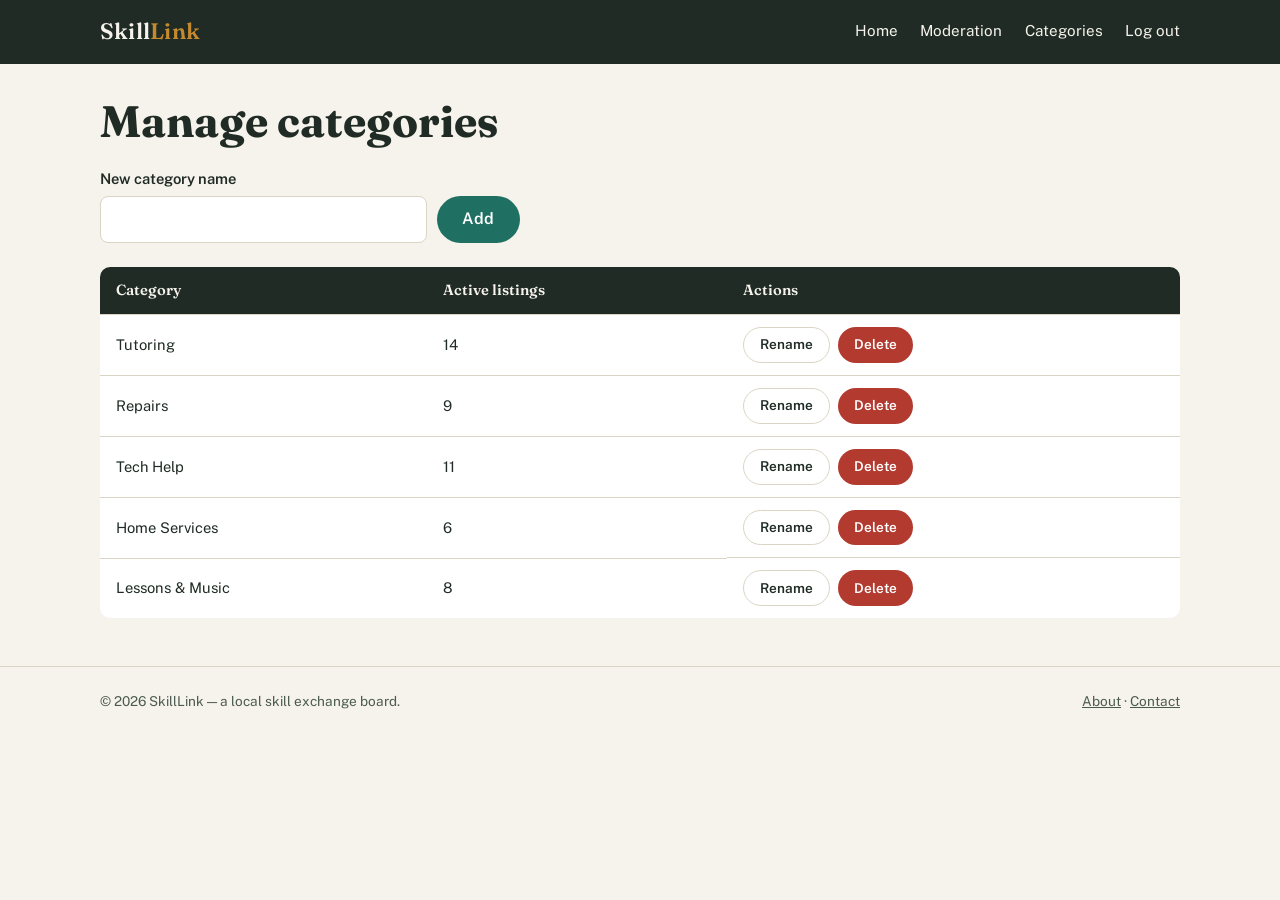
<file: admin-categories.html>
<!DOCTYPE html>
<html lang="en">
<head>
<meta charset="UTF-8">
<meta name="viewport" content="width=device-width, initial-scale=1.0">
<title>Admin — Categories — SkillLink</title>
<link rel="preconnect" href="https://fonts.googleapis.com">
<link href="https://fonts.googleapis.com/css2?family=Fraunces:wght@500;600;700&family=Public+Sans:wght@400;500;600;700&family=JetBrains+Mono:wght@500&display=swap" rel="stylesheet">
<link rel="stylesheet" href="css/style.css">
</head>
<body>
<a class="skip-link" href="#main">Skip to content</a>

<header class="site-header">
  <nav class="navbar container" aria-label="Primary">
    <a class="brand" href="index.html">Skill<span>Link</span></a>
    <button class="nav-toggle" aria-expanded="false" aria-controls="nav-links" id="navToggle">☰ Menu</button>
    <ul class="nav-links" id="nav-links">
      <li><a href="index.html">Home</a></li>
      <li><a href="admin-dashboard.html">Moderation</a></li>
      <li><a href="admin-categories.html" aria-current="page">Categories</a></li>
      <li><a href="login.html">Log out</a></li>
    </ul>
  </nav>
</header>

<main id="main" class="container">
  <h1 style="margin-top:2rem;">Manage categories</h1>

  <form class="field" style="max-width:420px; display:flex; gap:.6rem; align-items:flex-end;">
    <div style="flex:1;">
      <label for="newCat">New category name</label>
      <input type="text" id="newCat" name="newCat" required>
    </div>
    <button class="btn btn-primary" type="submit">Add</button>
  </form>

  <div class="table-wrap" style="margin-top:1.5rem;">
    <table>
      <thead><tr><th>Category</th><th>Active listings</th><th>Actions</th></tr></thead>
      <tbody>
        <tr><td data-label="Category">Tutoring</td><td data-label="Active listings">14</td>
          <td data-label="Actions" class="actions-cell"><button class="btn btn-secondary btn-sm" type="button">Rename</button><button class="btn btn-danger btn-sm" type="button">Delete</button></td></tr>
        <tr><td data-label="Category">Repairs</td><td data-label="Active listings">9</td>
          <td data-label="Actions" class="actions-cell"><button class="btn btn-secondary btn-sm" type="button">Rename</button><button class="btn btn-danger btn-sm" type="button">Delete</button></td></tr>
        <tr><td data-label="Category">Tech Help</td><td data-label="Active listings">11</td>
          <td data-label="Actions" class="actions-cell"><button class="btn btn-secondary btn-sm" type="button">Rename</button><button class="btn btn-danger btn-sm" type="button">Delete</button></td></tr>
        <tr><td data-label="Category">Home Services</td><td data-label="Active listings">6</td>
          <td data-label="Actions" class="actions-cell"><button class="btn btn-secondary btn-sm" type="button">Rename</button><button class="btn btn-danger btn-sm" type="button">Delete</button></td></tr>
        <tr><td data-label="Category">Lessons & Music</td><td data-label="Active listings">8</td>
          <td data-label="Actions" class="actions-cell"><button class="btn btn-secondary btn-sm" type="button">Rename</button><button class="btn btn-danger btn-sm" type="button">Delete</button></td></tr>
      </tbody>
    </table>
  </div>
</main>

<footer class="site-footer">
  <div class="container footer-row">
    <p>© 2026 SkillLink — a local skill exchange board.</p>
    <nav aria-label="Footer"><a href="index.html">About</a> · <a href="index.html">Contact</a></nav>
  </div>
</footer>

<script>
  document.getElementById('navToggle').addEventListener('click', function () {
    var links = document.getElementById('nav-links');
    var expanded = this.getAttribute('aria-expanded') === 'true';
    this.setAttribute('aria-expanded', String(!expanded));
    links.classList.toggle('open');
  });
</script>
</body>
</html>
</file>
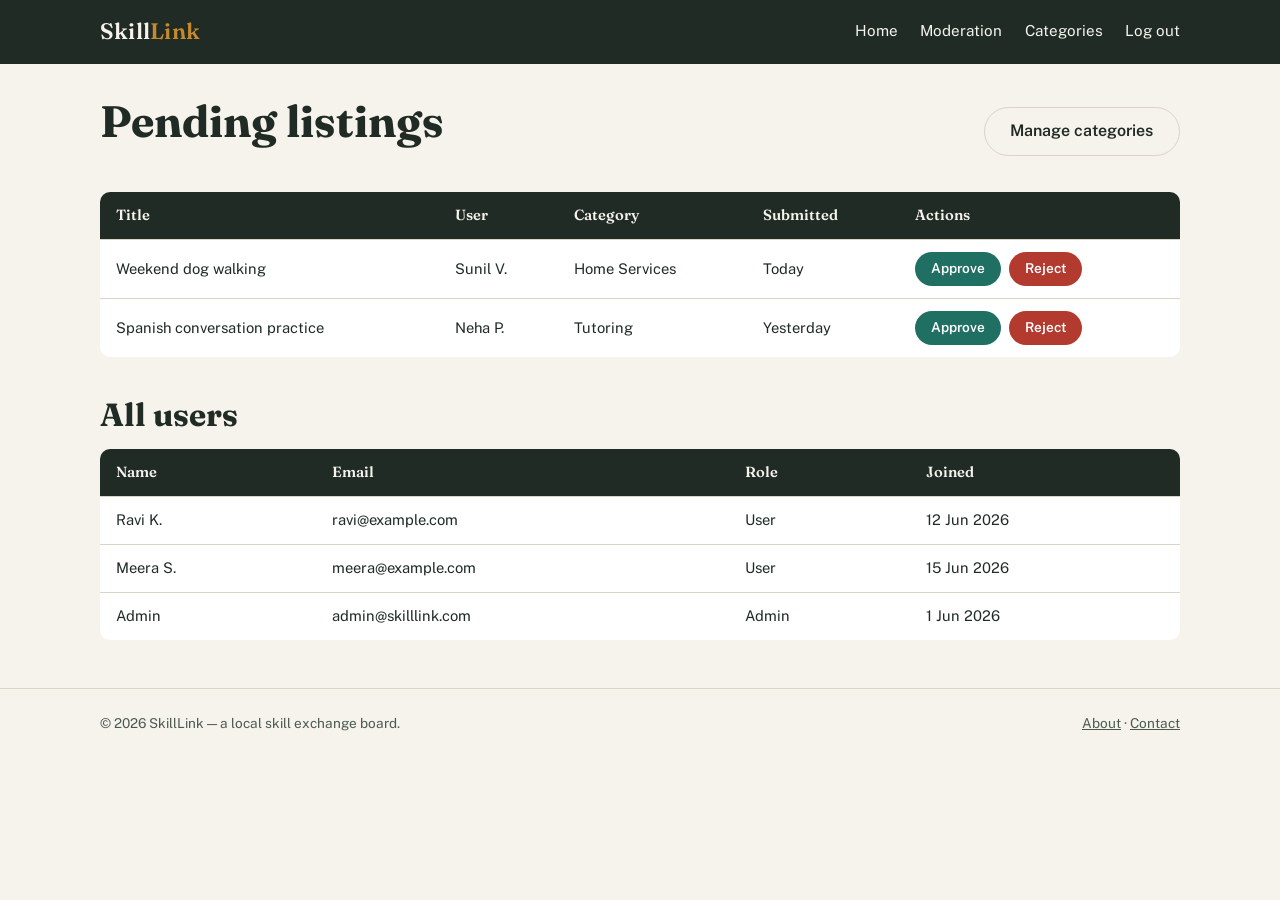
<file: admin-dashboard.html>
<!DOCTYPE html>
<html lang="en">
<head>
<meta charset="UTF-8">
<meta name="viewport" content="width=device-width, initial-scale=1.0">
<title>Admin — Moderation queue — SkillLink</title>
<link rel="preconnect" href="https://fonts.googleapis.com">
<link href="https://fonts.googleapis.com/css2?family=Fraunces:wght@500;600;700&family=Public+Sans:wght@400;500;600;700&family=JetBrains+Mono:wght@500&display=swap" rel="stylesheet">
<link rel="stylesheet" href="css/style.css">
</head>
<body>
<a class="skip-link" href="#main">Skip to content</a>

<header class="site-header">
  <nav class="navbar container" aria-label="Primary">
    <a class="brand" href="index.html">Skill<span>Link</span></a>
    <button class="nav-toggle" aria-expanded="false" aria-controls="nav-links" id="navToggle">☰ Menu</button>
    <ul class="nav-links" id="nav-links">
      <li><a href="index.html">Home</a></li>
      <li><a href="admin-dashboard.html" aria-current="page">Moderation</a></li>
      <li><a href="admin-categories.html">Categories</a></li>
      <li><a href="login.html">Log out</a></li>
    </ul>
  </nav>
</header>

<main id="main" class="container">
  <div class="dash-header">
    <h1>Pending listings</h1>
    <a class="btn btn-secondary" href="admin-categories.html">Manage categories</a>
  </div>

  <div class="table-wrap" style="margin-top:1.5rem;">
    <table>
      <thead>
        <tr><th>Title</th><th>User</th><th>Category</th><th>Submitted</th><th>Actions</th></tr>
      </thead>
      <tbody>
        <tr>
          <td data-label="Title">Weekend dog walking</td>
          <td data-label="User">Sunil V.</td>
          <td data-label="Category">Home Services</td>
          <td data-label="Submitted">Today</td>
          <td data-label="Actions" class="actions-cell">
            <button class="btn btn-primary btn-sm" type="button">Approve</button>
            <button class="btn btn-danger btn-sm" type="button">Reject</button>
          </td>
        </tr>
        <tr>
          <td data-label="Title">Spanish conversation practice</td>
          <td data-label="User">Neha P.</td>
          <td data-label="Category">Tutoring</td>
          <td data-label="Submitted">Yesterday</td>
          <td data-label="Actions" class="actions-cell">
            <button class="btn btn-primary btn-sm" type="button">Approve</button>
            <button class="btn btn-danger btn-sm" type="button">Reject</button>
          </td>
        </tr>
      </tbody>
    </table>
  </div>

  <h2 style="margin-top:2.5rem;">All users</h2>
  <div class="table-wrap">
    <table>
      <thead><tr><th>Name</th><th>Email</th><th>Role</th><th>Joined</th></tr></thead>
      <tbody>
        <tr><td data-label="Name">Ravi K.</td><td data-label="Email">ravi@example.com</td><td data-label="Role">User</td><td data-label="Joined">12 Jun 2026</td></tr>
        <tr><td data-label="Name">Meera S.</td><td data-label="Email">meera@example.com</td><td data-label="Role">User</td><td data-label="Joined">15 Jun 2026</td></tr>
        <tr><td data-label="Name">Admin</td><td data-label="Email">admin@skilllink.com</td><td data-label="Role">Admin</td><td data-label="Joined">1 Jun 2026</td></tr>
      </tbody>
    </table>
  </div>
</main>

<footer class="site-footer">
  <div class="container footer-row">
    <p>© 2026 SkillLink — a local skill exchange board.</p>
    <nav aria-label="Footer"><a href="index.html">About</a> · <a href="index.html">Contact</a></nav>
  </div>
</footer>

<script>
  document.getElementById('navToggle').addEventListener('click', function () {
    var links = document.getElementById('nav-links');
    var expanded = this.getAttribute('aria-expanded') === 'true';
    this.setAttribute('aria-expanded', String(!expanded));
    links.classList.toggle('open');
  });
</script>
</body>
</html>
</file>
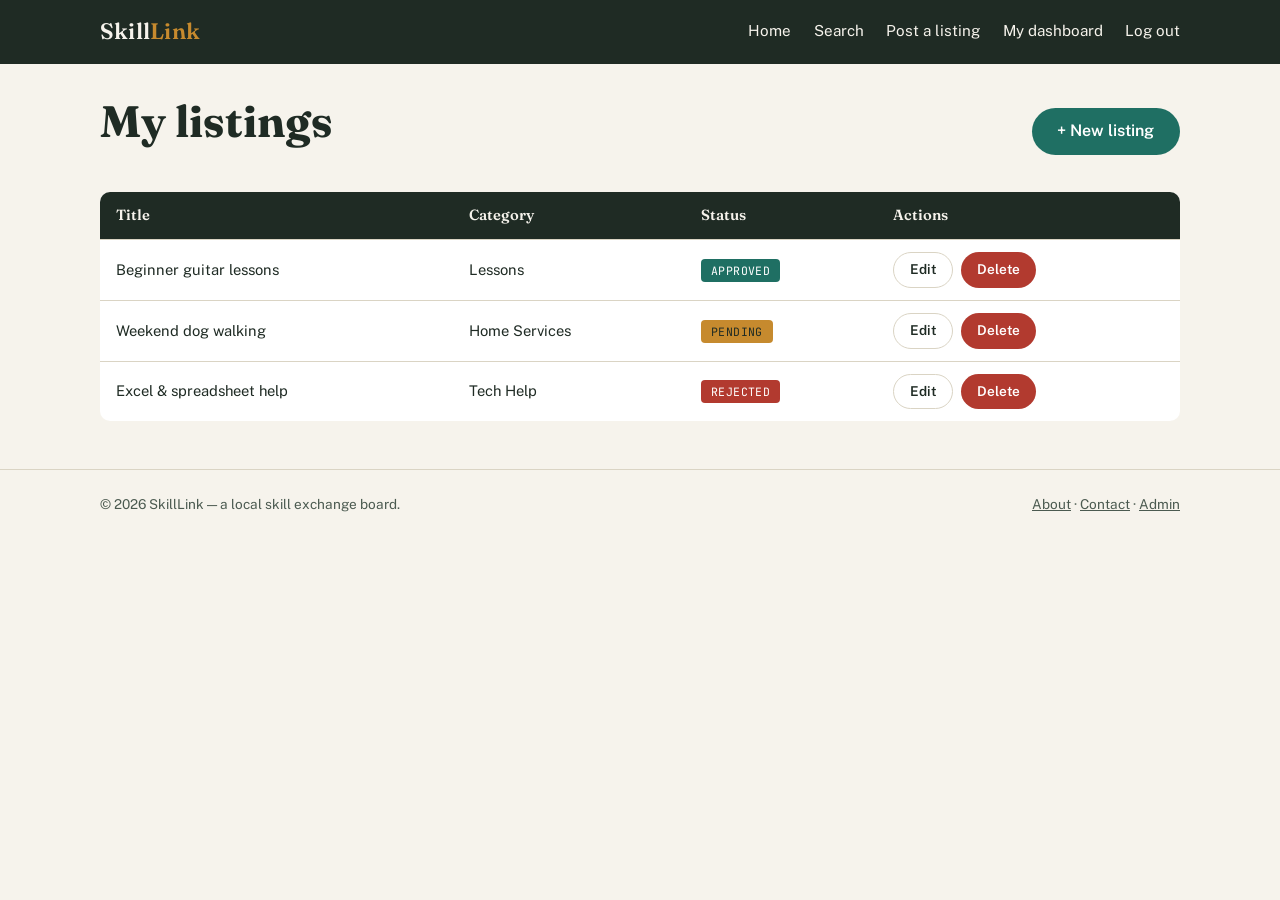
<file: dashboard.html>
<!DOCTYPE html>
<html lang="en">
<head>
<meta charset="UTF-8">
<meta name="viewport" content="width=device-width, initial-scale=1.0">
<title>My listings — SkillLink</title>
<link rel="preconnect" href="https://fonts.googleapis.com">
<link href="https://fonts.googleapis.com/css2?family=Fraunces:wght@500;600;700&family=Public+Sans:wght@400;500;600;700&family=JetBrains+Mono:wght@500&display=swap" rel="stylesheet">
<link rel="stylesheet" href="css/style.css">
</head>
<body>
<a class="skip-link" href="#main">Skip to content</a>

<header class="site-header">
  <nav class="navbar container" aria-label="Primary">
    <a class="brand" href="index.html">Skill<span>Link</span></a>
    <button class="nav-toggle" aria-expanded="false" aria-controls="nav-links" id="navToggle">☰ Menu</button>
    <ul class="nav-links" id="nav-links">
      <li><a href="index.html">Home</a></li>
      <li><a href="search-results.html">Search</a></li>
      <li><a href="post-listing.html">Post a listing</a></li>
      <li><a href="dashboard.html" aria-current="page">My dashboard</a></li>
      <li><a href="login.html">Log out</a></li>
    </ul>
  </nav>
</header>

<main id="main" class="container">
  <div class="dash-header">
    <h1>My listings</h1>
    <a class="btn btn-primary" href="post-listing.html">+ New listing</a>
  </div>

  <div class="table-wrap" style="margin-top:1.5rem;">
    <table>
      <thead>
        <tr><th>Title</th><th>Category</th><th>Status</th><th>Actions</th></tr>
      </thead>
      <tbody>
        <tr>
          <td data-label="Title">Beginner guitar lessons</td>
          <td data-label="Category">Lessons</td>
          <td data-label="Status"><span class="badge">Approved</span></td>
          <td data-label="Actions" class="actions-cell">
            <a class="btn btn-secondary btn-sm" href="post-listing.html">Edit</a>
            <button class="btn btn-danger btn-sm" type="button">Delete</button>
          </td>
        </tr>
        <tr>
          <td data-label="Title">Weekend dog walking</td>
          <td data-label="Category">Home Services</td>
          <td data-label="Status"><span class="badge pending">Pending</span></td>
          <td data-label="Actions" class="actions-cell">
            <a class="btn btn-secondary btn-sm" href="post-listing.html">Edit</a>
            <button class="btn btn-danger btn-sm" type="button">Delete</button>
          </td>
        </tr>
        <tr>
          <td data-label="Title">Excel & spreadsheet help</td>
          <td data-label="Category">Tech Help</td>
          <td data-label="Status"><span class="badge rejected">Rejected</span></td>
          <td data-label="Actions" class="actions-cell">
            <a class="btn btn-secondary btn-sm" href="post-listing.html">Edit</a>
            <button class="btn btn-danger btn-sm" type="button">Delete</button>
          </td>
        </tr>
      </tbody>
    </table>
  </div>
</main>

<footer class="site-footer">
  <div class="container footer-row">
    <p>© 2026 SkillLink — a local skill exchange board.</p>
    <nav aria-label="Footer"><a href="index.html">About</a> · <a href="index.html">Contact</a> · <a href="login.html">Admin</a></nav>
  </div>
</footer>

<script>
  document.getElementById('navToggle').addEventListener('click', function () {
    var links = document.getElementById('nav-links');
    var expanded = this.getAttribute('aria-expanded') === 'true';
    this.setAttribute('aria-expanded', String(!expanded));
    links.classList.toggle('open');
  });
</script>
</body>
</html>
</file>
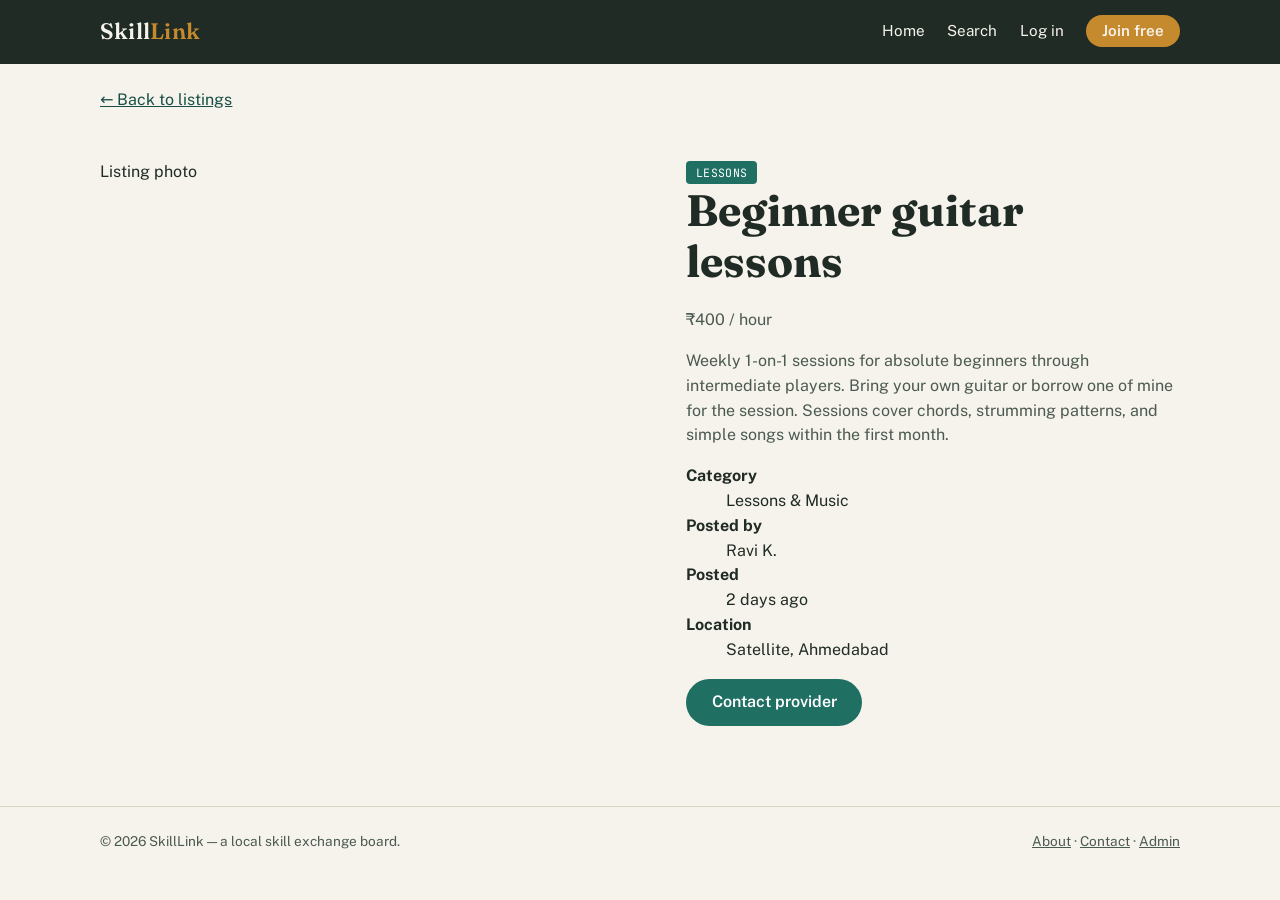
<file: listing-detail.html>
<!DOCTYPE html>
<html lang="en">
<head>
<meta charset="UTF-8">
<meta name="viewport" content="width=device-width, initial-scale=1.0">
<title>Beginner guitar lessons — SkillLink</title>
<link rel="preconnect" href="https://fonts.googleapis.com">
<link href="https://fonts.googleapis.com/css2?family=Fraunces:wght@500;600;700&family=Public+Sans:wght@400;500;600;700&family=JetBrains+Mono:wght@500&display=swap" rel="stylesheet">
<link rel="stylesheet" href="css/style.css">
</head>
<body>
<a class="skip-link" href="#main">Skip to content</a>

<header class="site-header">
  <nav class="navbar container" aria-label="Primary">
    <a class="brand" href="index.html">Skill<span>Link</span></a>
    <button class="nav-toggle" aria-expanded="false" aria-controls="nav-links" id="navToggle">☰ Menu</button>
    <ul class="nav-links" id="nav-links">
      <li><a href="index.html">Home</a></li>
      <li><a href="search-results.html">Search</a></li>
      <li><a href="login.html">Log in</a></li>
      <li><a class="btn-post" href="register.html">Join free</a></li>
    </ul>
  </nav>
</header>

<main id="main" class="container">
  <p style="margin-top:1.5rem;"><a href="index.html">&larr; Back to listings</a></p>

  <article class="detail-layout">
    <div class="media">
      <div class="thumb" role="img" aria-label="Photo of a guitar lesson in progress">Listing photo</div>
    </div>

    <div class="info">
      <span class="badge">Lessons</span>
      <h1>Beginner guitar lessons</h1>
      <p class="price">₹400 / hour</p>
      <p>Weekly 1-on-1 sessions for absolute beginners through intermediate players.
         Bring your own guitar or borrow one of mine for the session. Sessions cover
         chords, strumming patterns, and simple songs within the first month.</p>

      <dl>
        <dt><strong>Category</strong></dt><dd>Lessons &amp; Music</dd>
        <dt><strong>Posted by</strong></dt><dd>Ravi K.</dd>
        <dt><strong>Posted</strong></dt><dd>2 days ago</dd>
        <dt><strong>Location</strong></dt><dd>Satellite, Ahmedabad</dd>
      </dl>

      <a class="btn btn-primary" href="login.html">Contact provider</a>
    </div>
  </article>
</main>

<footer class="site-footer">
  <div class="container footer-row">
    <p>© 2026 SkillLink — a local skill exchange board.</p>
    <nav aria-label="Footer"><a href="index.html">About</a> · <a href="index.html">Contact</a> · <a href="login.html">Admin</a></nav>
  </div>
</footer>

<script>
  document.getElementById('navToggle').addEventListener('click', function () {
    var links = document.getElementById('nav-links');
    var expanded = this.getAttribute('aria-expanded') === 'true';
    this.setAttribute('aria-expanded', String(!expanded));
    links.classList.toggle('open');
  });
</script>
</body>
</html>
</file>
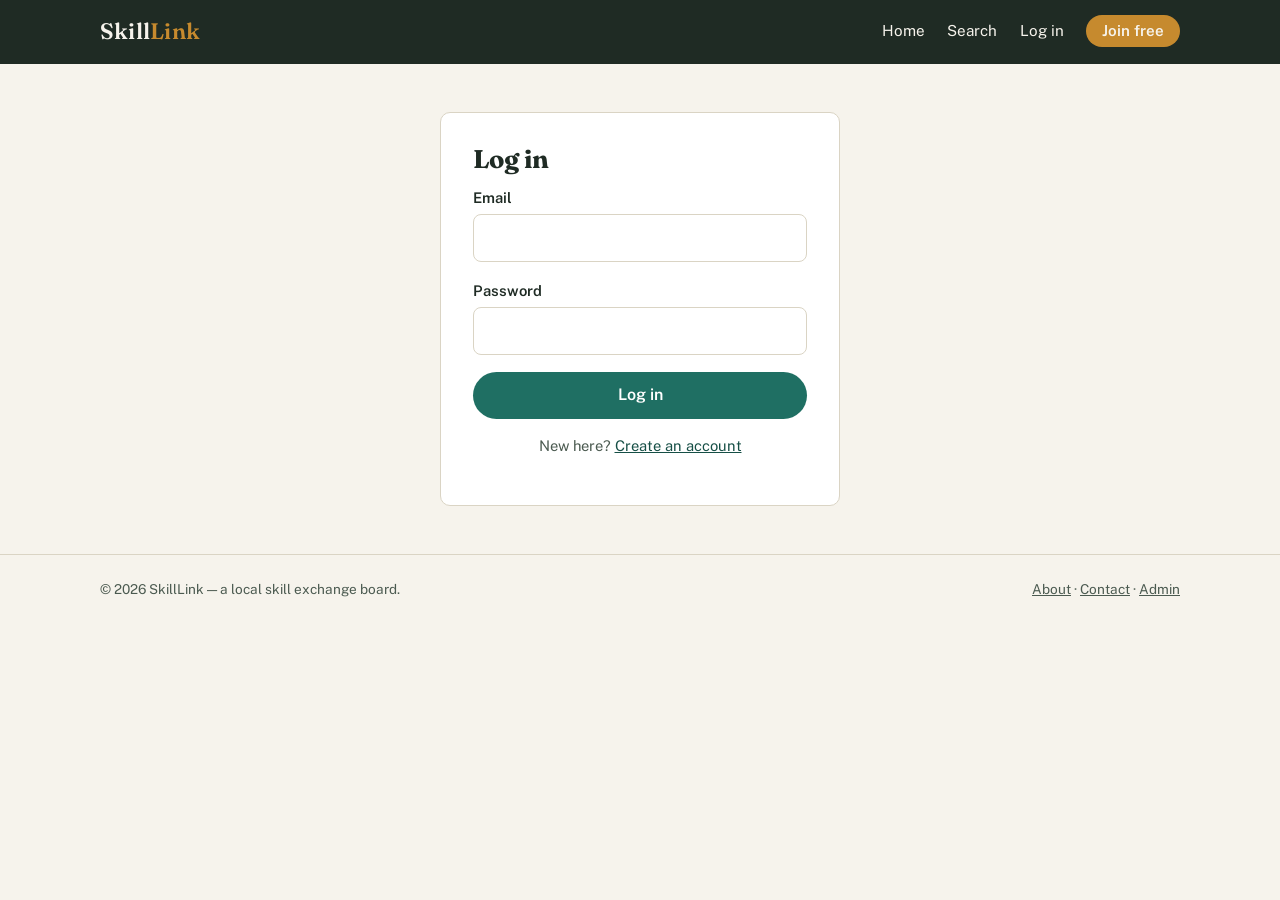
<file: login.html>
<!DOCTYPE html>
<html lang="en">
<head>
<meta charset="UTF-8">
<meta name="viewport" content="width=device-width, initial-scale=1.0">
<title>Log in — SkillLink</title>
<link rel="preconnect" href="https://fonts.googleapis.com">
<link href="https://fonts.googleapis.com/css2?family=Fraunces:wght@500;600;700&family=Public+Sans:wght@400;500;600;700&family=JetBrains+Mono:wght@500&display=swap" rel="stylesheet">
<link rel="stylesheet" href="css/style.css">
</head>
<body>
<a class="skip-link" href="#main">Skip to content</a>

<header class="site-header">
  <nav class="navbar container" aria-label="Primary">
    <a class="brand" href="index.html">Skill<span>Link</span></a>
    <button class="nav-toggle" aria-expanded="false" aria-controls="nav-links" id="navToggle">☰ Menu</button>
    <ul class="nav-links" id="nav-links">
      <li><a href="index.html">Home</a></li>
      <li><a href="search-results.html">Search</a></li>
      <li><a href="login.html" aria-current="page">Log in</a></li>
      <li><a class="btn-post" href="register.html">Join free</a></li>
    </ul>
  </nav>
</header>

<main id="main" class="container">
  <section class="auth-shell">
    <h1>Log in</h1>
    <form novalidate>
      <div class="field">
        <label for="email">Email</label>
        <input type="email" id="email" name="email" required>
        <p class="error">Enter a valid email address.</p>
      </div>
      <div class="field">
        <label for="password">Password</label>
        <input type="password" id="password" name="password" required minlength="8">
        <p class="error">Password must be at least 8 characters.</p>
      </div>
      <button class="btn btn-primary" type="submit" style="width:100%;">Log in</button>
    </form>
    <p class="auth-switch">New here? <a href="register.html">Create an account</a></p>
  </section>
</main>

<footer class="site-footer">
  <div class="container footer-row">
    <p>© 2026 SkillLink — a local skill exchange board.</p>
    <nav aria-label="Footer"><a href="index.html">About</a> · <a href="index.html">Contact</a> · <a href="login.html">Admin</a></nav>
  </div>
</footer>

<script>
  document.getElementById('navToggle').addEventListener('click', function () {
    var links = document.getElementById('nav-links');
    var expanded = this.getAttribute('aria-expanded') === 'true';
    this.setAttribute('aria-expanded', String(!expanded));
    links.classList.toggle('open');
  });
</script>
</body>
</html>
</file>
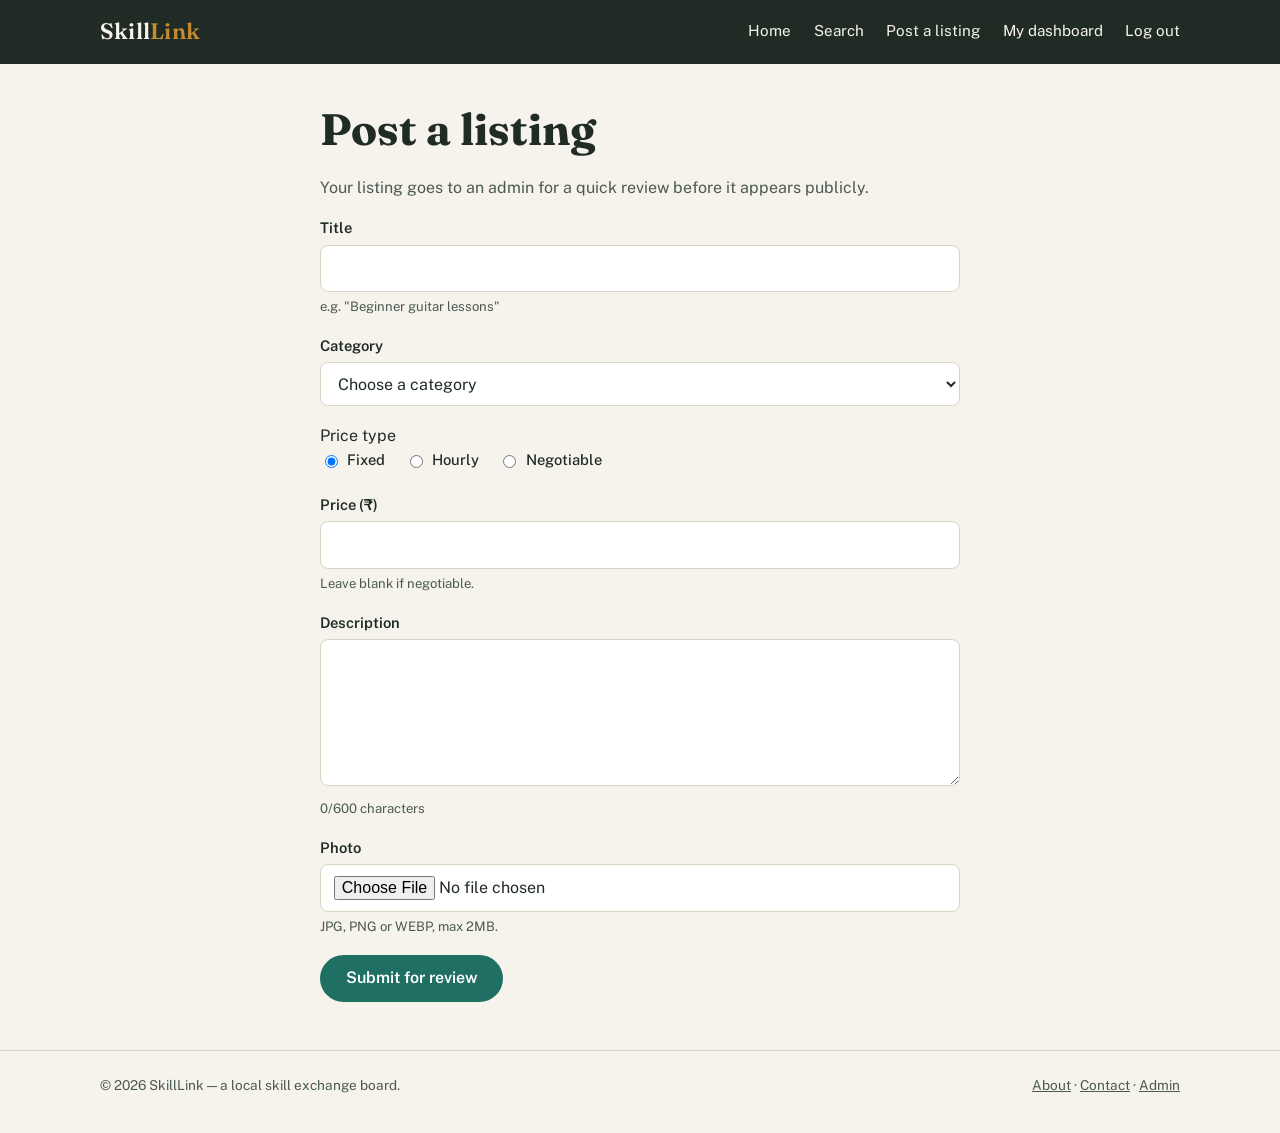
<file: post-listing.html>
<!DOCTYPE html>
<html lang="en">
<head>
<meta charset="UTF-8">
<meta name="viewport" content="width=device-width, initial-scale=1.0">
<title>Post a listing — SkillLink</title>
<link rel="preconnect" href="https://fonts.googleapis.com">
<link href="https://fonts.googleapis.com/css2?family=Fraunces:wght@500;600;700&family=Public+Sans:wght@400;500;600;700&family=JetBrains+Mono:wght@500&display=swap" rel="stylesheet">
<link rel="stylesheet" href="css/style.css">
</head>
<body>
<a class="skip-link" href="#main">Skip to content</a>

<header class="site-header">
  <nav class="navbar container" aria-label="Primary">
    <a class="brand" href="index.html">Skill<span>Link</span></a>
    <button class="nav-toggle" aria-expanded="false" aria-controls="nav-links" id="navToggle">☰ Menu</button>
    <ul class="nav-links" id="nav-links">
      <li><a href="index.html">Home</a></li>
      <li><a href="search-results.html">Search</a></li>
      <li><a href="post-listing.html" aria-current="page">Post a listing</a></li>
      <li><a href="dashboard.html">My dashboard</a></li>
      <li><a href="login.html">Log out</a></li>
    </ul>
  </nav>
</header>

<main id="main" class="container">
  <section style="max-width:640px; margin:2.5rem auto;">
    <h1>Post a listing</h1>
    <p>Your listing goes to an admin for a quick review before it appears publicly.</p>

    <form novalidate id="listingForm" enctype="multipart/form-data">
      <div class="field">
        <label for="title">Title</label>
        <input type="text" id="title" name="title" required minlength="5" maxlength="80">
        <p class="hint">e.g. "Beginner guitar lessons"</p>
        <p class="error">Please enter a title of at least 5 characters.</p>
      </div>

      <div class="field">
        <label for="category">Category</label>
        <select id="category" name="category" required>
          <option value="">Choose a category</option>
          <option value="tutoring">Tutoring</option>
          <option value="repairs">Repairs</option>
          <option value="tech-help">Tech Help</option>
          <option value="home-services">Home Services</option>
          <option value="lessons">Lessons & Music</option>
        </select>
        <p class="error">Please choose a category.</p>
      </div>

      <div class="field">
        <span>Price type</span>
        <div class="radio-row">
          <label><input type="radio" name="price_type" value="fixed" checked> Fixed</label>
          <label><input type="radio" name="price_type" value="hourly"> Hourly</label>
          <label><input type="radio" name="price_type" value="negotiable"> Negotiable</label>
        </div>
      </div>

      <div class="field">
        <label for="price">Price (₹)</label>
        <input type="number" id="price" name="price" min="0" step="1">
        <p class="hint">Leave blank if negotiable.</p>
      </div>

      <div class="field">
        <label for="description">Description</label>
        <textarea id="description" name="description" rows="5" required minlength="20" maxlength="600"></textarea>
        <p class="hint"><span id="charCount">0</span>/600 characters</p>
        <p class="error">Description must be at least 20 characters.</p>
      </div>

      <div class="field">
        <label for="photo">Photo</label>
        <input type="file" id="photo" name="photo" accept=".jpg,.jpeg,.png,.webp">
        <p class="hint">JPG, PNG or WEBP, max 2MB.</p>
        <p class="error">Please choose a JPG, PNG or WEBP file under 2MB.</p>
      </div>

      <button class="btn btn-primary" type="submit">Submit for review</button>
    </form>
  </section>
</main>

<footer class="site-footer">
  <div class="container footer-row">
    <p>© 2026 SkillLink — a local skill exchange board.</p>
    <nav aria-label="Footer"><a href="index.html">About</a> · <a href="index.html">Contact</a> · <a href="login.html">Admin</a></nav>
  </div>
</footer>

<script>
  document.getElementById('navToggle').addEventListener('click', function () {
    var links = document.getElementById('nav-links');
    var expanded = this.getAttribute('aria-expanded') === 'true';
    this.setAttribute('aria-expanded', String(!expanded));
    links.classList.toggle('open');
  });

  // Note: full validation logic + Fetch submit lands in Practical 5/6/7.
  // Minimal char counter here so the page isn't inert while static.
  var desc = document.getElementById('description');
  var count = document.getElementById('charCount');
  desc.addEventListener('input', function () { count.textContent = desc.value.length; });
</script>
</body>
</html>
</file>
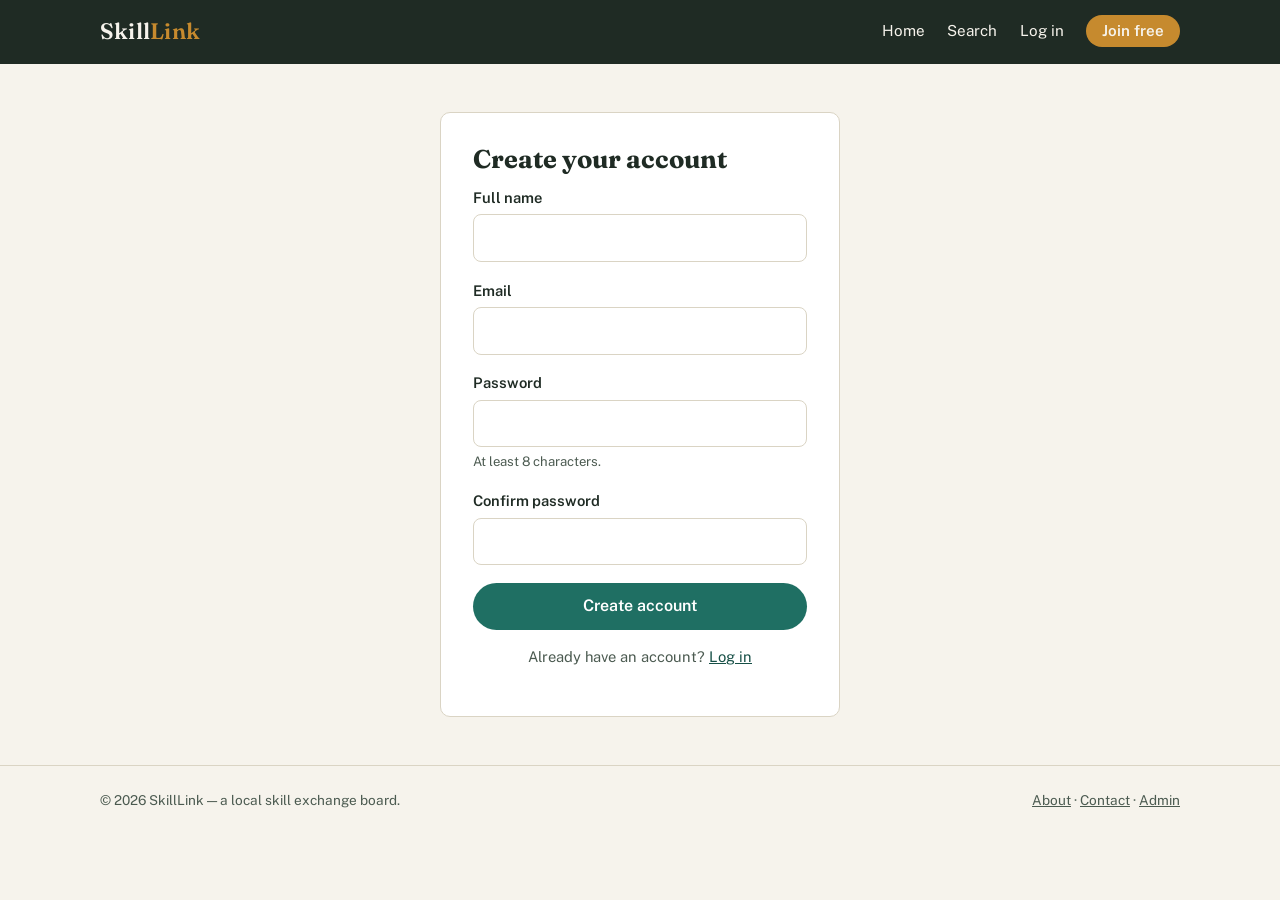
<file: register.html>
<!DOCTYPE html>
<html lang="en">
<head>
<meta charset="UTF-8">
<meta name="viewport" content="width=device-width, initial-scale=1.0">
<title>Create an account — SkillLink</title>
<link rel="preconnect" href="https://fonts.googleapis.com">
<link href="https://fonts.googleapis.com/css2?family=Fraunces:wght@500;600;700&family=Public+Sans:wght@400;500;600;700&family=JetBrains+Mono:wght@500&display=swap" rel="stylesheet">
<link rel="stylesheet" href="css/style.css">
</head>
<body>
<a class="skip-link" href="#main">Skip to content</a>

<header class="site-header">
  <nav class="navbar container" aria-label="Primary">
    <a class="brand" href="index.html">Skill<span>Link</span></a>
    <button class="nav-toggle" aria-expanded="false" aria-controls="nav-links" id="navToggle">☰ Menu</button>
    <ul class="nav-links" id="nav-links">
      <li><a href="index.html">Home</a></li>
      <li><a href="search-results.html">Search</a></li>
      <li><a href="login.html">Log in</a></li>
      <li><a class="btn-post" href="register.html" aria-current="page">Join free</a></li>
    </ul>
  </nav>
</header>

<main id="main" class="container">
  <section class="auth-shell">
    <h1>Create your account</h1>
    <form novalidate>
      <div class="field">
        <label for="name">Full name</label>
        <input type="text" id="name" name="name" required minlength="2">
        <p class="error">Enter your name.</p>
      </div>
      <div class="field">
        <label for="email">Email</label>
        <input type="email" id="email" name="email" required>
        <p class="error">Enter a valid email address.</p>
      </div>
      <div class="field">
        <label for="password">Password</label>
        <input type="password" id="password" name="password" required minlength="8">
        <p class="hint">At least 8 characters.</p>
        <p class="error">Password must be at least 8 characters.</p>
      </div>
      <div class="field">
        <label for="confirm">Confirm password</label>
        <input type="password" id="confirm" name="confirm" required minlength="8">
        <p class="error">Passwords don't match.</p>
      </div>
      <button class="btn btn-primary" type="submit" style="width:100%;">Create account</button>
    </form>
    <p class="auth-switch">Already have an account? <a href="login.html">Log in</a></p>
  </section>
</main>

<footer class="site-footer">
  <div class="container footer-row">
    <p>© 2026 SkillLink — a local skill exchange board.</p>
    <nav aria-label="Footer"><a href="index.html">About</a> · <a href="index.html">Contact</a> · <a href="login.html">Admin</a></nav>
  </div>
</footer>

<script>
  document.getElementById('navToggle').addEventListener('click', function () {
    var links = document.getElementById('nav-links');
    var expanded = this.getAttribute('aria-expanded') === 'true';
    this.setAttribute('aria-expanded', String(!expanded));
    links.classList.toggle('open');
  });
</script>
</body>
</html>
</file>
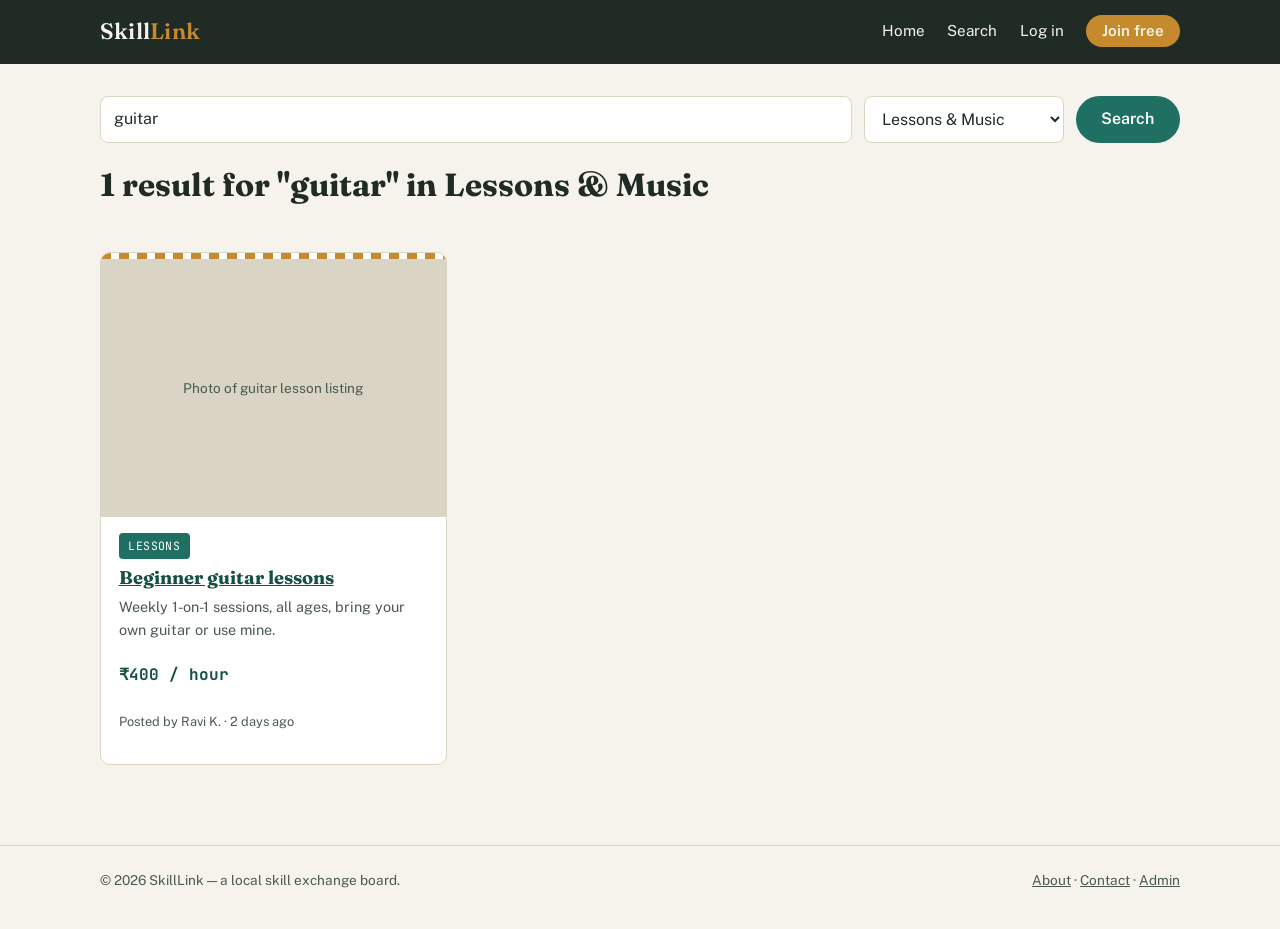
<file: search-results.html>
<!DOCTYPE html>
<html lang="en">
<head>
<meta charset="UTF-8">
<meta name="viewport" content="width=device-width, initial-scale=1.0">
<title>Search results — SkillLink</title>
<link rel="preconnect" href="https://fonts.googleapis.com">
<link href="https://fonts.googleapis.com/css2?family=Fraunces:wght@500;600;700&family=Public+Sans:wght@400;500;600;700&family=JetBrains+Mono:wght@500&display=swap" rel="stylesheet">
<link rel="stylesheet" href="css/style.css">
</head>
<body>
<a class="skip-link" href="#main">Skip to content</a>

<header class="site-header">
  <nav class="navbar container" aria-label="Primary">
    <a class="brand" href="index.html">Skill<span>Link</span></a>
    <button class="nav-toggle" aria-expanded="false" aria-controls="nav-links" id="navToggle">☰ Menu</button>
    <ul class="nav-links" id="nav-links">
      <li><a href="index.html">Home</a></li>
      <li><a href="search-results.html" aria-current="page">Search</a></li>
      <li><a href="login.html">Log in</a></li>
      <li><a class="btn-post" href="register.html">Join free</a></li>
    </ul>
  </nav>
</header>

<main id="main" class="container">
  <form class="search-bar" style="margin-top:2rem;" action="search-results.html" method="get" role="search">
    <label for="q" class="visually-hidden">Search listings</label>
    <input type="search" id="q" name="q" value="guitar" placeholder="Search listings">
    <label for="cat" class="visually-hidden">Category</label>
    <select id="cat" name="category">
      <option value="">All categories</option>
      <option value="tutoring">Tutoring</option>
      <option value="repairs">Repairs</option>
      <option value="tech-help">Tech Help</option>
      <option value="home-services">Home Services</option>
      <option value="lessons" selected>Lessons & Music</option>
    </select>
    <button class="btn btn-primary" type="submit">Search</button>
  </form>

  <h2 style="margin-top:1.5rem;">1 result for "guitar" in Lessons &amp; Music</h2>

  <div class="listing-grid">
    <article class="card">
      <div class="thumb">Photo of guitar lesson listing</div>
      <div class="body">
        <span class="badge">Lessons</span>
        <h3><a href="listing-detail.html">Beginner guitar lessons</a></h3>
        <p class="desc">Weekly 1-on-1 sessions, all ages, bring your own guitar or use mine.</p>
        <p class="price">₹400 / hour</p>
        <p class="meta">Posted by Ravi K. · 2 days ago</p>
      </div>
    </article>
  </div>

  <!-- Empty state reference, shown when a search returns nothing -->
  <div class="empty-state" hidden id="emptyState">
    <h3>No listings match your search</h3>
    <p>Try a different keyword or clear the category filter.</p>
  </div>
</main>

<footer class="site-footer">
  <div class="container footer-row">
    <p>© 2026 SkillLink — a local skill exchange board.</p>
    <nav aria-label="Footer"><a href="index.html">About</a> · <a href="index.html">Contact</a> · <a href="login.html">Admin</a></nav>
  </div>
</footer>

<script>
  document.getElementById('navToggle').addEventListener('click', function () {
    var links = document.getElementById('nav-links');
    var expanded = this.getAttribute('aria-expanded') === 'true';
    this.setAttribute('aria-expanded', String(!expanded));
    links.classList.toggle('open');
  });
</script>
</body>
</html>
</file>
<file: css/style.css>
/* ============================================================
   SkillLink — design tokens
   ============================================================ */
:root {
  --ink: #1F2B24;
  --ink-soft: #4B5A50;
  --paper: #F6F3EC;
  --card: #FFFFFF;
  --teal: #1F6F63;
  --teal-dark: #164F46;
  --ochre: #C68A2E;
  --ochre-dark: #9C6C1F;
  --line: #DAD4C4;
  --danger: #B23A2F;
  --success: #2F7A4D;

  --font-display: "Fraunces", "Iowan Old Style", Georgia, serif;
  --font-body: "Public Sans", "Segoe UI", system-ui, sans-serif;
  --font-mono: "JetBrains Mono", "Courier New", monospace;

  --radius: 10px;
  --gap: 1.25rem;
  --max-width: 1120px;
}

/* ============================================================
   Reset & base
   ============================================================ */
*, *::before, *::after { box-sizing: border-box; }
html { scroll-behavior: smooth; }
body {
  margin: 0;
  font-family: var(--font-body);
  color: var(--ink);
  background: var(--paper);
  line-height: 1.55;
}
img { max-width: 100%; display: block; }
h1, h2, h3 { font-family: var(--font-display); line-height: 1.15; margin: 0 0 .5em; }
h1 { font-size: clamp(1.9rem, 3vw + 1rem, 2.75rem); }
h2 { font-size: clamp(1.4rem, 2vw + 1rem, 2rem); }
p { margin: 0 0 1em; color: var(--ink-soft); }
a { color: var(--teal-dark); }
:focus-visible { outline: 3px solid var(--ochre); outline-offset: 2px; }

.container { max-width: var(--max-width); margin-inline: auto; padding-inline: 1.25rem; }

/* ============================================================
   Nav — Flexbox
   ============================================================ */
.site-header {
  background: var(--ink);
  color: var(--paper);
  position: sticky;
  top: 0;
  z-index: 10;
}
.navbar {
  display: flex;
  align-items: center;
  justify-content: space-between;
  gap: 1rem;
  padding-block: .9rem;
}
.brand {
  font-family: var(--font-display);
  font-size: 1.4rem;
  font-weight: 600;
  color: var(--paper);
  text-decoration: none;
  letter-spacing: .01em;
}
.brand span { color: var(--ochre); }
.nav-toggle {
  display: none;
  background: none;
  border: 1px solid var(--paper);
  color: var(--paper);
  border-radius: 6px;
  padding: .4rem .6rem;
  font-size: 1rem;
}
.nav-links {
  display: flex;
  align-items: center;
  gap: 1.4rem;
  list-style: none;
  margin: 0;
  padding: 0;
}
.nav-links a {
  color: var(--paper);
  text-decoration: none;
  font-size: .95rem;
}
.nav-links a:hover { color: var(--ochre); }
.btn-post {
  background: var(--ochre);
  color: var(--ink);
  padding: .45rem 1rem;
  border-radius: 999px;
  font-weight: 600;
  text-decoration: none;
}

@media (max-width: 720px) {
  .nav-toggle { display: inline-flex; }
  .nav-links {
    display: none;
    position: absolute;
    inset-inline: 0;
    top: 100%;
    background: var(--ink);
    flex-direction: column;
    align-items: flex-start;
    padding: 1rem 1.25rem 1.5rem;
    gap: .9rem;
  }
  .nav-links.open { display: flex; }
}

/* ============================================================
   Hero + search
   ============================================================ */
.hero {
  padding-block: 3rem 2rem;
  border-bottom: 1px dashed var(--line);
}
.hero p.lead { max-width: 46ch; }
.search-bar {
  display: flex;
  flex-wrap: wrap;
  gap: .75rem;
  margin-top: 1.5rem;
}
.search-bar input[type="search"] {
  flex: 1 1 260px;
}
.search-bar select { flex: 0 1 200px; }

/* ============================================================
   Forms
   ============================================================ */
label { display: block; font-weight: 600; margin-bottom: .3rem; font-size: .92rem; }
input, select, textarea {
  width: 100%;
  padding: .65rem .8rem;
  border: 1px solid var(--line);
  border-radius: 8px;
  font: inherit;
  background: var(--card);
  color: var(--ink);
}
input:focus, select:focus, textarea:focus { border-color: var(--teal); }
.field { margin-bottom: 1.1rem; }
.field .hint { font-size: .82rem; color: var(--ink-soft); margin-top: .3rem; }
.field .error {
  font-size: .82rem;
  color: var(--danger);
  margin-top: .3rem;
  display: none;
}
.field.invalid input,
.field.invalid select,
.field.invalid textarea { border-color: var(--danger); }
.field.invalid .error { display: block; }

.radio-row { display: flex; gap: 1.2rem; flex-wrap: wrap; }
.radio-row label { display: flex; align-items: center; gap: .4rem; font-weight: 500; }
.radio-row input { width: auto; }

.btn {
  display: inline-block;
  border: none;
  border-radius: 999px;
  padding: .7rem 1.6rem;
  font: inherit;
  font-weight: 600;
  cursor: pointer;
  text-decoration: none;
  text-align: center;
}
.btn-primary { background: var(--teal); color: #fff; }
.btn-primary:hover { background: var(--teal-dark); }
.btn-secondary { background: transparent; color: var(--ink); border: 1px solid var(--line); }
.btn-danger { background: var(--danger); color: #fff; }
.btn-sm { padding: .4rem 1rem; font-size: .85rem; }

.auth-shell {
  max-width: 400px;
  margin: 3rem auto;
  background: var(--card);
  border: 1px solid var(--line);
  border-radius: var(--radius);
  padding: 2rem;
}
.auth-shell h1 { font-size: 1.6rem; }
.auth-switch { text-align: center; margin-top: 1rem; font-size: .92rem; }

/* ============================================================
   Listing cards — CSS Grid, "tear-tab flyer" signature
   ============================================================ */
.listing-grid {
  display: grid;
  grid-template-columns: repeat(auto-fill, minmax(260px, 1fr));
  gap: var(--gap);
  padding-block: 2rem;
}
.card {
  background: var(--card);
  border: 1px solid var(--line);
  border-radius: var(--radius);
  overflow: hidden;
  position: relative;
  display: flex;
  flex-direction: column;
}
.card::before {
  content: "";
  display: block;
  height: 6px;
  background-image: repeating-linear-gradient(
    to right, var(--ochre) 0 10px, transparent 10px 18px
  );
}
.card .thumb {
  aspect-ratio: 4 / 3;
  background: var(--line);
  display: flex;
  align-items: center;
  justify-content: center;
  color: var(--ink-soft);
  font-size: .85rem;
}
.card .body { padding: 1rem 1.1rem 1.2rem; display: flex; flex-direction: column; gap: .5rem; flex: 1; }
.badge {
  align-self: flex-start;
  font-family: var(--font-mono);
  font-size: .72rem;
  text-transform: uppercase;
  letter-spacing: .04em;
  background: var(--teal);
  color: #fff;
  padding: .25rem .6rem;
  border-radius: 4px;
}
.badge.pending { background: var(--ochre); color: var(--ink); }
.badge.rejected { background: var(--danger); }
.card h3 { font-size: 1.15rem; margin: 0; }
.card .price { font-family: var(--font-mono); color: var(--teal-dark); font-weight: 700; }
.card .desc { font-size: .9rem; flex: 1; }
.card .meta { font-size: .8rem; color: var(--ink-soft); }

/* ============================================================
   Listing detail — two-column, Flexbox
   ============================================================ */
.detail-layout {
  display: flex;
  flex-wrap: wrap;
  gap: 2rem;
  padding-block: 2rem;
}
.detail-layout .media { flex: 1 1 380px; }
.detail-layout .info { flex: 1 1 320px; }
.detail-layout .media .thumb { aspect-ratio: 4/3; border-radius: var(--radius); }

/* ============================================================
   Tables / dashboards
   ============================================================ */
.table-wrap { overflow-x: auto; }
table { width: 100%; border-collapse: collapse; background: var(--card); border-radius: var(--radius); overflow: hidden; }
th, td { text-align: left; padding: .75rem 1rem; border-bottom: 1px solid var(--line); font-size: .92rem; }
th { background: var(--ink); color: var(--paper); font-family: var(--font-display); font-weight: 600; }
tr:last-child td { border-bottom: none; }
.actions-cell { display: flex; gap: .5rem; }

.dash-header {
  display: flex;
  align-items: center;
  justify-content: space-between;
  flex-wrap: wrap;
  gap: 1rem;
  padding-top: 2rem;
}

@media (max-width: 640px) {
  table, thead, tbody, th, td, tr { display: block; }
  thead { display: none; }
  tr { background: var(--card); border: 1px solid var(--line); border-radius: var(--radius); margin-bottom: .9rem; padding: .5rem .25rem; }
  td { border: none; display: flex; justify-content: space-between; gap: 1rem; }
  td::before { content: attr(data-label); font-weight: 600; color: var(--ink-soft); }
}

/* ============================================================
   Empty / error states
   ============================================================ */
.empty-state {
  text-align: center;
  padding: 3rem 1.5rem;
  border: 1px dashed var(--line);
  border-radius: var(--radius);
  color: var(--ink-soft);
}
.error-page {
  min-height: 60vh;
  display: flex;
  flex-direction: column;
  align-items: center;
  justify-content: center;
  text-align: center;
  gap: .75rem;
  padding: 2rem;
}
.error-page .code { font-family: var(--font-mono); font-size: 4rem; color: var(--ochre); }

/* ============================================================
   Footer
   ============================================================ */
.site-footer {
  border-top: 1px solid var(--line);
  margin-top: 3rem;
  padding-block: 1.5rem;
}
.footer-row {
  display: flex;
  justify-content: space-between;
  flex-wrap: wrap;
  gap: 1rem;
  font-size: .85rem;
  color: var(--ink-soft);
}
.footer-row a { color: var(--ink-soft); }

/* ============================================================
   Utility
   ============================================================ */
.visually-hidden {
  position: absolute;
  width: 1px; height: 1px;
  overflow: hidden;
  clip: rect(0 0 0 0);
  white-space: nowrap;
}
.skip-link {
  position: absolute;
  left: -999px;
  top: 0;
  background: var(--ochre);
  color: var(--ink);
  padding: .6rem 1rem;
  z-index: 100;
}
.skip-link:focus { left: 1rem; top: 1rem; }
</file>
